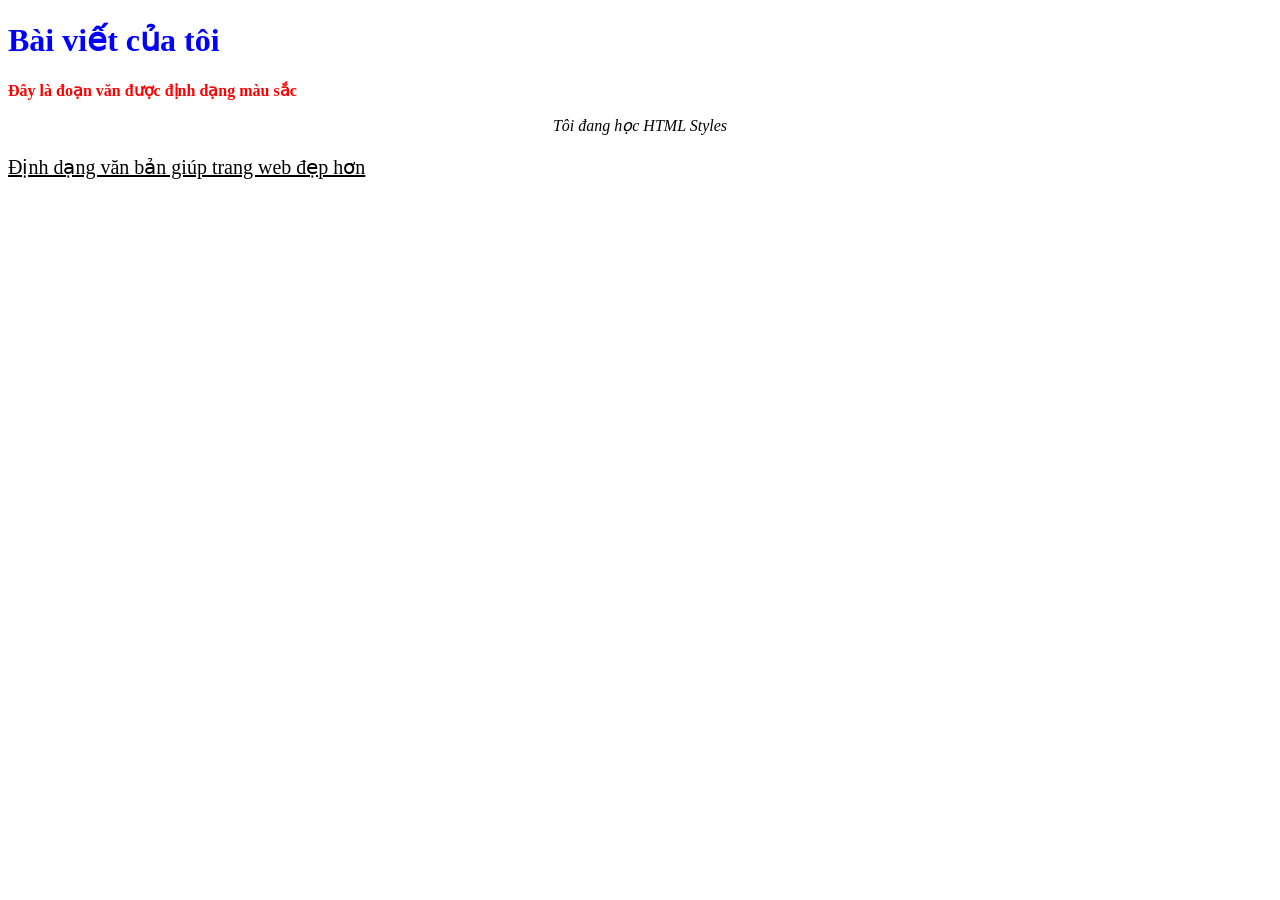
<file: index.html>
<!DOCTYPE html>
<html lang="vi">
<head>
    <meta charset="UTF-8">
    <meta name="viewport" content="width=device-width, initial-scale=1.0">
    <title>Bài viết của tôi</title>
</head>
<body>
    <h1 style="color: blue;">Bài viết của tôi</h1>

    <p style="color: red; font-weight: bold;">Đây là đoạn văn được định dạng màu sắc</p>

    <p style="font-style: italic; text-align: center;">Tôi đang học HTML Styles</p>

    <p style="font-size: 20px; text-decoration: underline;">Định dạng văn bản giúp trang web đẹp hơn</p>
</body>
</html>
</file>
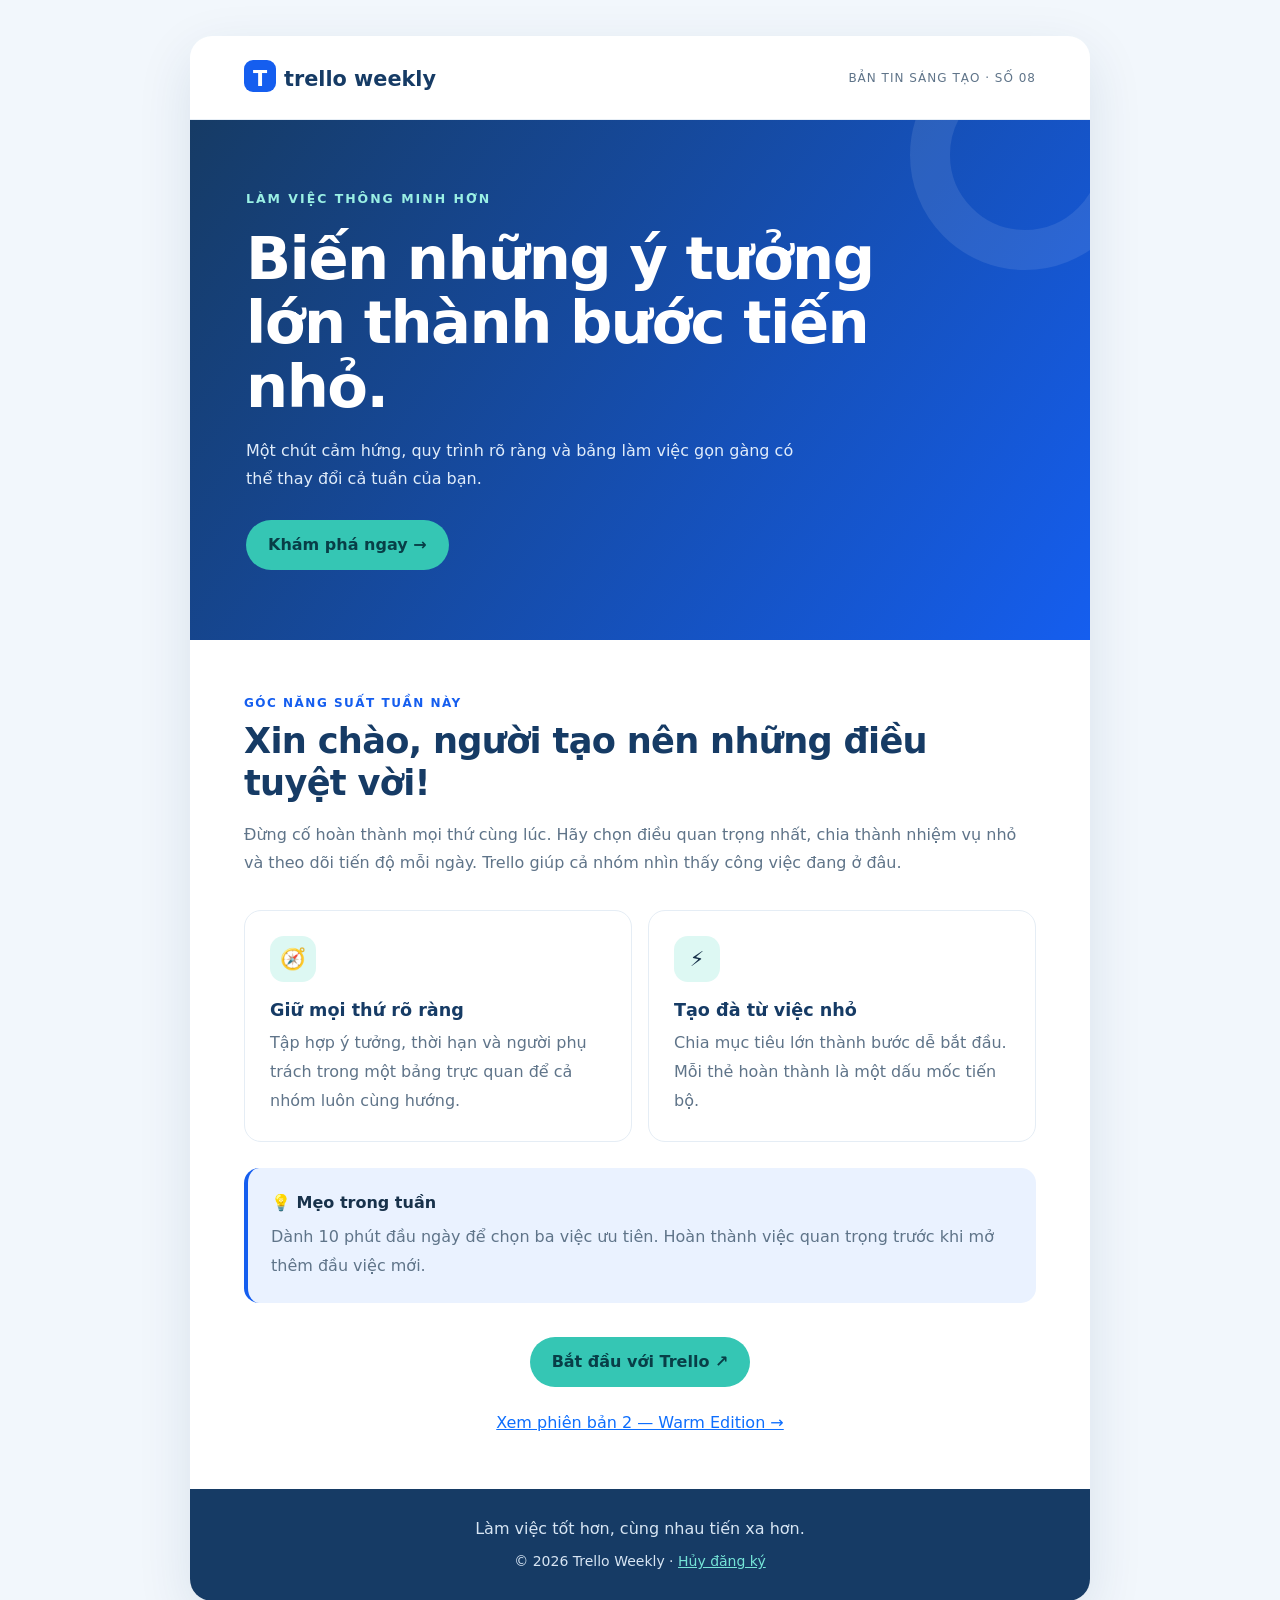
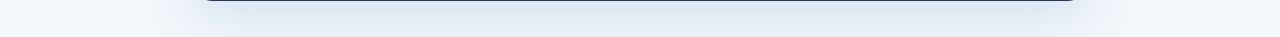
<file: newsletter-color-palette/index.html>
<!doctype html>
<html lang="vi">
<head>
<meta charset="utf-8">
<meta name="viewport" content="width=device-width, initial-scale=1">
<meta name="description" content="Newsletter Trello mẫu với bảng màu xanh đại dương.">
<title>Trello Weekly — Ocean Edition</title>
<link href="https://cdn.jsdelivr.net/npm/bootstrap@5.3.3/dist/css/bootstrap.min.css" rel="stylesheet">
<style>
:root{--primary:#155eef;--secondary:#163b65;--accent:#35c6b4;--bg:#f2f7fc;--text:#18324b;--muted:#5f7489}
*{box-sizing:border-box}body{margin:0;background:var(--bg);color:var(--text);font-family:system-ui,-apple-system,"Segoe UI",sans-serif}
.newsletter{max-width:900px;margin:36px auto;background:#fff;border-radius:22px;overflow:hidden;box-shadow:0 18px 55px #163b651c}
header{padding:24px clamp(20px,5vw,54px);display:flex;justify-content:space-between;align-items:center;border-bottom:1px solid #e6eef6}
.brand{font-size:1.3rem;font-weight:800;color:var(--secondary)}.mark{display:inline-grid;place-items:center;background:var(--primary);color:white;border-radius:9px;width:32px;height:32px;margin-right:8px}
.issue{font-size:.75rem;color:var(--muted);letter-spacing:1px;text-transform:uppercase}
.hero{padding:clamp(36px,7vw,70px) clamp(22px,5vw,56px);color:white;background:linear-gradient(125deg,var(--secondary),var(--primary));position:relative;overflow:hidden}
.hero:after{content:"";position:absolute;width:230px;height:230px;border:40px solid #ffffff18;border-radius:50%;right:-50px;top:-80px}
.eyebrow{color:#9af0e4;font-weight:800;text-transform:uppercase;letter-spacing:2px;font-size:.78rem}
h1{font-size:clamp(2.2rem,5vw,3.7rem);font-weight:850;line-height:1.08;letter-spacing:-1.5px;max-width:650px;margin:18px 0}
.hero p{max-width:570px;color:#e0ecfa;line-height:1.8}.cta{display:inline-block;background:var(--accent);color:#083e47;border-radius:30px;padding:13px 22px;text-decoration:none;font-weight:800;margin-top:10px;transition:.2s}.cta:hover{background:#70e3d5;transform:translateY(-2px);color:#083e47}
.content{padding:clamp(26px,5vw,54px)}.label{color:var(--primary);font-weight:800;text-transform:uppercase;font-size:.75rem;letter-spacing:1.5px}
h2{color:var(--secondary);font-size:clamp(1.6rem,3vw,2.2rem);font-weight:800;letter-spacing:-.7px}.muted{color:var(--muted);line-height:1.8}
.feature{height:100%;padding:25px;border:1px solid #e5edf5;border-radius:17px;transition:.2s}.feature:hover{transform:translateY(-4px);box-shadow:0 12px 28px #163b6514}.emoji{width:46px;height:46px;display:grid;place-items:center;border-radius:14px;background:#ddf8f3;font-size:1.3rem;margin-bottom:18px}.feature h3{color:var(--secondary);font-size:1.1rem;font-weight:800}
.tip{margin-top:26px;padding:23px;border-radius:15px;background:#eaf2ff;border-left:4px solid var(--primary)}footer{background:var(--secondary);color:#d7e5f3;text-align:center;padding:28px}footer a{color:#75e4d7}
@media(max-width:575px){.newsletter{margin:10px;border-radius:15px}.issue{display:none}}
</style>
</head>
<body>
<main class="newsletter">
<header><div class="brand"><span class="mark">T</span>trello weekly</div><span class="issue">Bản tin sáng tạo · Số 08</span></header>
<section class="hero"><div class="eyebrow">Làm việc thông minh hơn</div><h1>Biến những ý tưởng lớn thành bước tiến nhỏ.</h1><p>Một chút cảm hứng, quy trình rõ ràng và bảng làm việc gọn gàng có thể thay đổi cả tuần của bạn.</p><a class="cta" href="#features">Khám phá ngay →</a></section>
<section class="content">
<div class="label mb-2">Góc năng suất tuần này</div><h2 class="mb-3">Xin chào, người tạo nên những điều tuyệt vời!</h2><p class="muted">Đừng cố hoàn thành mọi thứ cùng lúc. Hãy chọn điều quan trọng nhất, chia thành nhiệm vụ nhỏ và theo dõi tiến độ mỗi ngày. Trello giúp cả nhóm nhìn thấy công việc đang ở đâu.</p>
<div id="features" class="row g-3 mt-3">
<div class="col-md-6"><article class="feature"><div class="emoji">🧭</div><h3>Giữ mọi thứ rõ ràng</h3><p class="muted mb-0">Tập hợp ý tưởng, thời hạn và người phụ trách trong một bảng trực quan để cả nhóm luôn cùng hướng.</p></article></div>
<div class="col-md-6"><article class="feature"><div class="emoji">⚡</div><h3>Tạo đà từ việc nhỏ</h3><p class="muted mb-0">Chia mục tiêu lớn thành bước dễ bắt đầu. Mỗi thẻ hoàn thành là một dấu mốc tiến bộ.</p></article></div>
</div>
<aside class="tip"><strong>💡 Mẹo trong tuần</strong><p class="muted mt-2 mb-0">Dành 10 phút đầu ngày để chọn ba việc ưu tiên. Hoàn thành việc quan trọng trước khi mở thêm đầu việc mới.</p></aside>
<div class="text-center mt-4"><a class="cta" href="https://trello.com/" target="_blank" rel="noopener noreferrer">Bắt đầu với Trello ↗</a></div>
<p class="text-center mt-4 mb-0"><a href="newsletter-version2.html">Xem phiên bản 2 — Warm Edition →</a></p>
</section>
<footer><p class="mb-2">Làm việc tốt hơn, cùng nhau tiến xa hơn.</p><small>© 2026 Trello Weekly · <a href="#">Hủy đăng ký</a></small></footer>
</main>
</body>
</html>
</file>
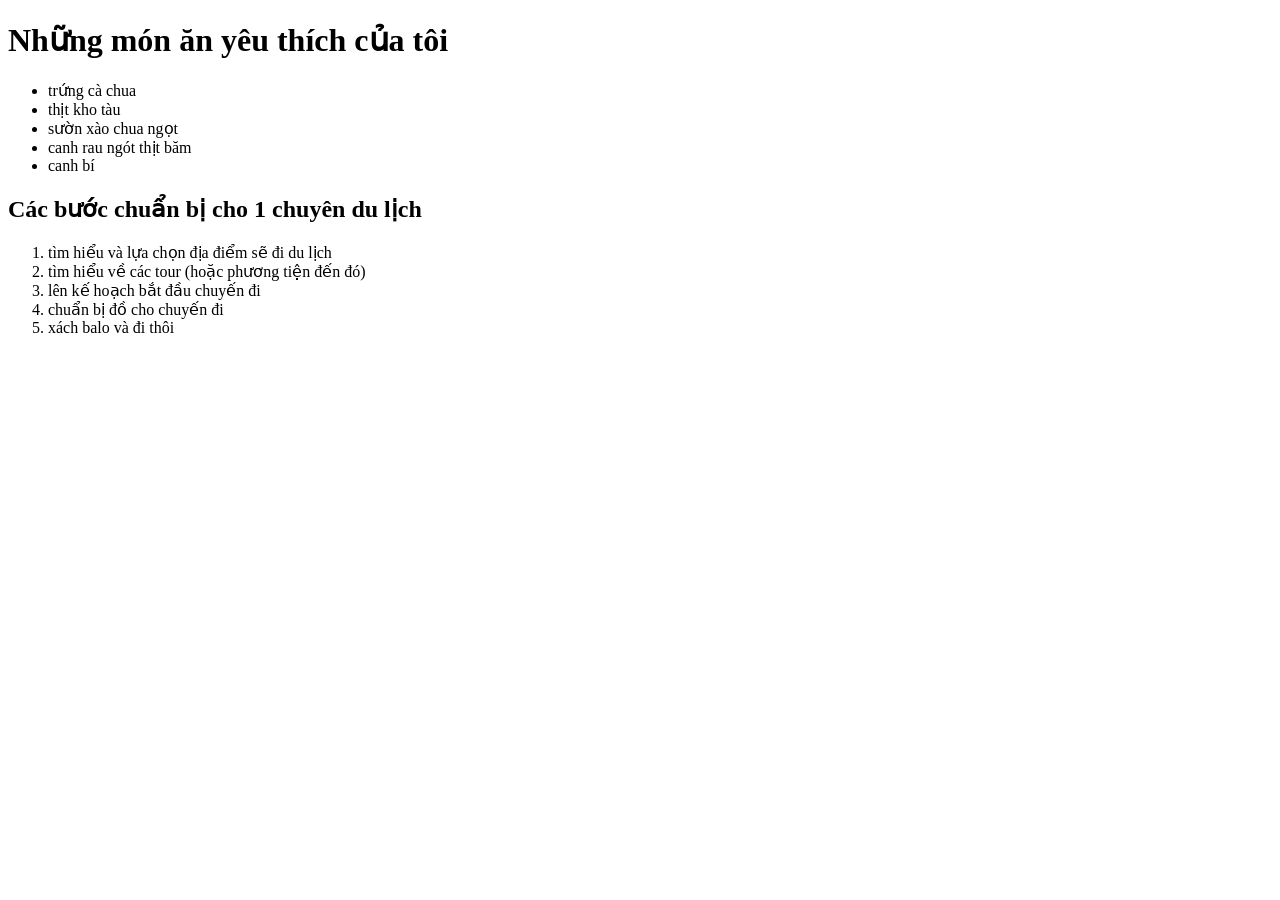
<file: su-dung-danh-sach-trong-html/index.html>
<!DOCTYPE html>
<html lang="en">
<head>
    <meta charset="UTF-8">
    <meta name="viewport" content="width=device-width, initial-scale=1.0">
    <title>Document</title>
</head>
<body>
    <h1>Những món ăn yêu thích của tôi</h1>
    <ul>
        <li>trứng cà chua</li>
        <li>thịt kho tàu</li>
        <li>sườn xào chua ngọt</li>
        <li>canh rau ngót thịt băm</li>
        <li>canh bí</li>
    </ul>

    <h2>Các bước chuẩn bị cho 1 chuyên du lịch</h2>
    <ol>
        <li>tìm hiểu và lựa chọn địa điểm sẽ đi du lịch</li>
        <li>tìm hiểu về các tour (hoặc phương tiện đến đó)</li>
        <li>lên kế hoạch bắt đầu chuyến đi</li>
        <li>chuẩn bị đồ cho chuyến đi</li>
        <li>xách balo và đi thôi</li>
    </ol>
</body>
</html>
</file>
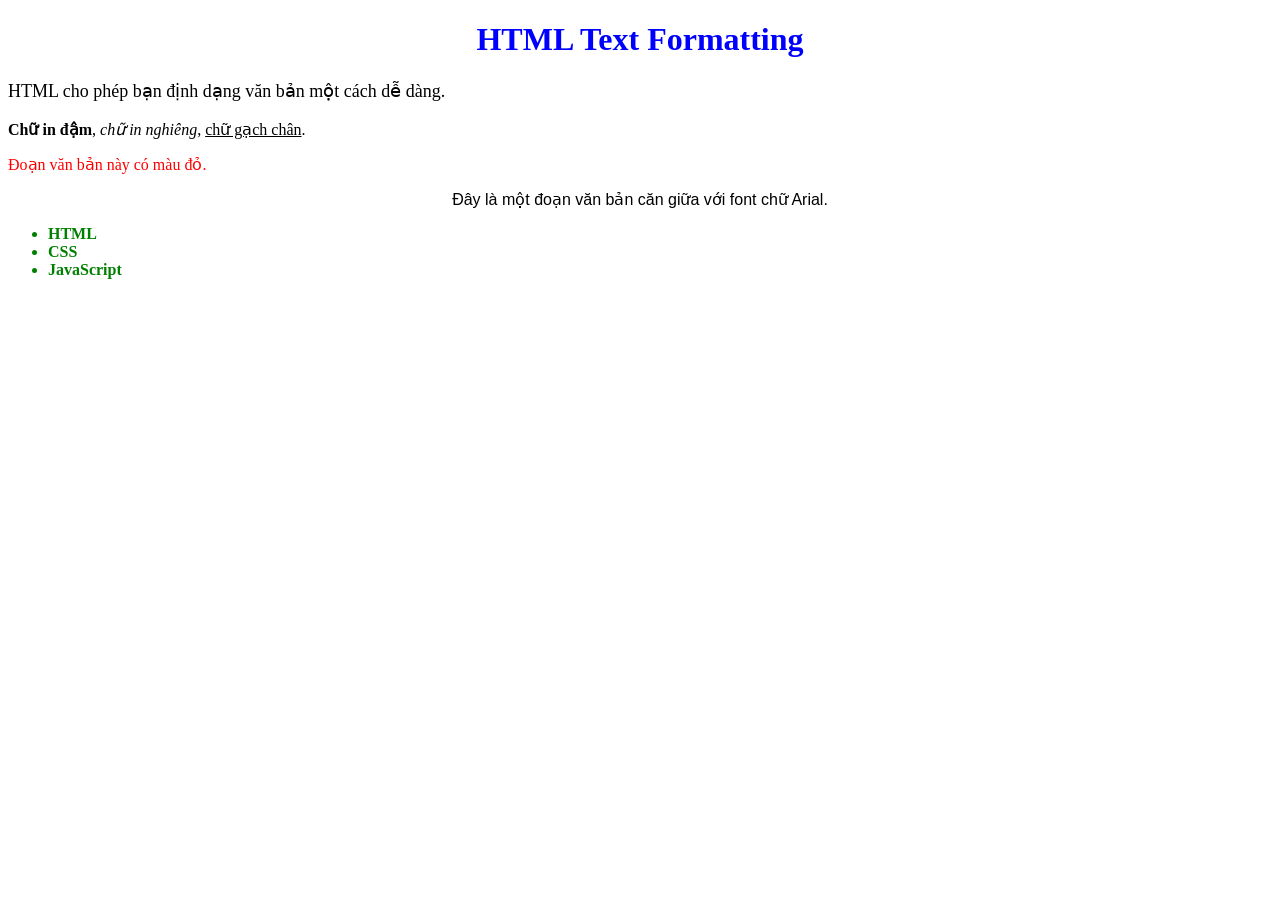
<file: dinh-dang-van-ban.html>
<!DOCTYPE html>
<html>
    <head>
        <meta charset="utf-8">
        <title>Định dạng văn bản</title>
    </head>
    <body>

    <h1 style="color: blue; text-align: center;">HTML Text Formatting</h1>
    <p style="font-size: 18px;">HTML cho phép bạn định dạng văn bản một cách dễ dàng.</p>

    <p><b>Chữ in đậm</b>, <i>chữ in nghiêng</i>, <u>chữ gạch chân</u>.</p>
    <p style="color: red;">Đoạn văn bản này có màu đỏ.</p>

    <p style="text-align: center; font-family: Arial, sans-serif;">
    Đây là một đoạn văn bản căn giữa với font chữ Arial.</p>

    <ul style="color: green; font-weight: bold;">
    <li>HTML</li>
    <li>CSS</li>
    <li>JavaScript</li>
    </ul>
    
    </body>
</html>
</file>
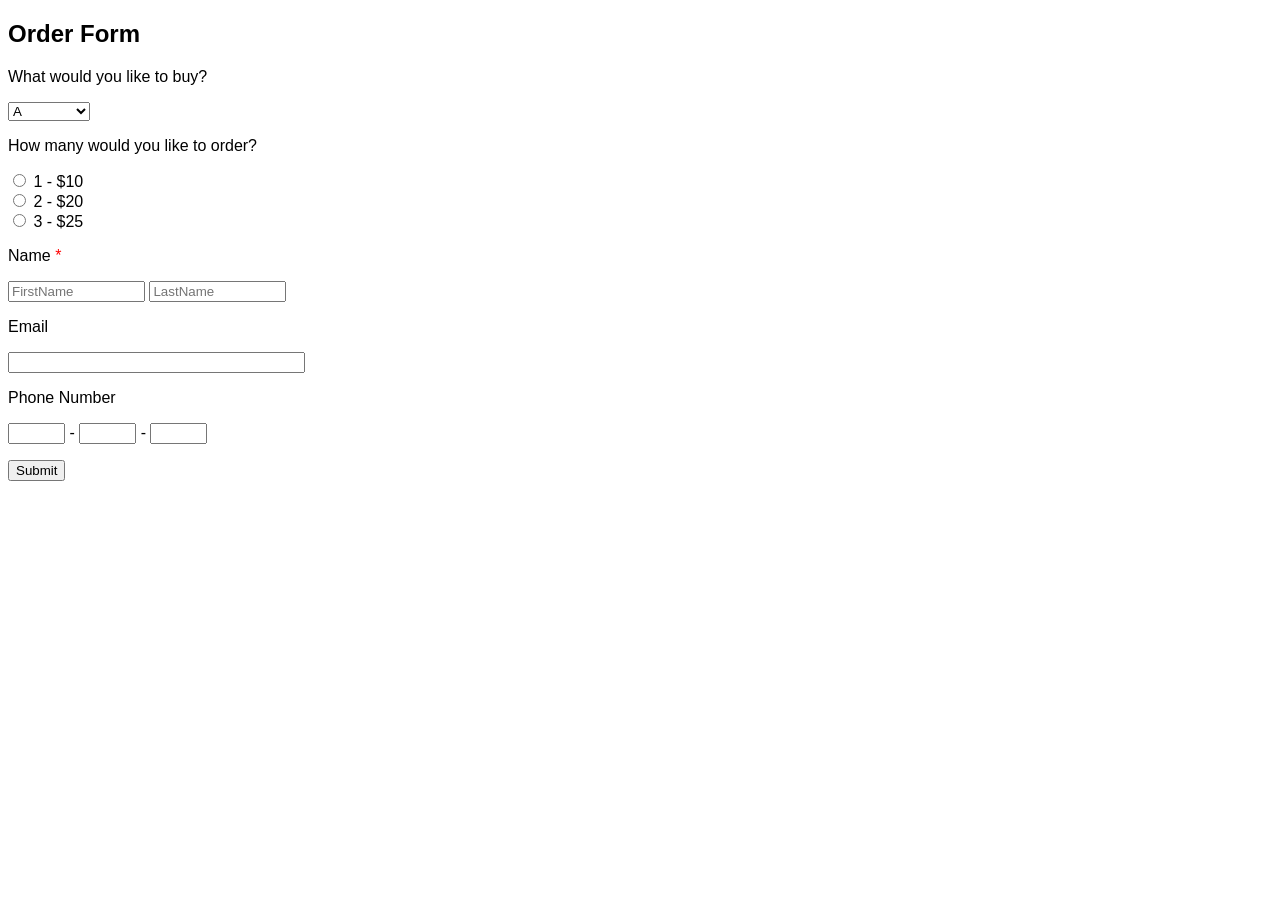
<file: simpleform.html>
<!DOCTYPE html>
<html lang="vi">
<head>
    <meta charset="UTF-8">
    <meta name="viewport" content="width=device-width, initial-scale=1.0">
    <title>Order Form</title>
    <style>
        .wufoo {
            font-family: "Lucida Grande", "Lucida Sans Unicode", Tahoma, sans-serif;
        }
    </style>
</head>
<body>
    <form method="get" action="simpleform.html" class="wufoo">
        <h2>Order Form</h2>

        <p>What would you like to buy?</p>
        <select name="product">
            <option value="A">A</option>
            <option value="B">B (+ 0.5$)</option>
            <option value="C">C (+ 0.5$)</option>
        </select>

        <p>How many would you like to order?</p>
        <label><input type="radio" name="quantity" value="1" required> 1 - $10</label><br>
        <label><input type="radio" name="quantity" value="2"> 2 - $20</label><br>
        <label><input type="radio" name="quantity" value="3"> 3 - $25</label><br>

        <p>Name <span style="color: red">*</span></p>
        <input type="text" name="firstname" placeholder="FirstName" size="15" required>
        <input type="text" name="lastname" placeholder="LastName" size="15">

        <p>Email</p>
        <input type="email" name="email" size="35">

        <p>Phone Number</p>
        <input type="text" name="phone1" size="5" maxlength="5" aria-label="Phone number part 1"> -
        <input type="text" name="phone2" size="5" maxlength="5" aria-label="Phone number part 2"> -
        <input type="text" name="phone3" size="5" maxlength="5" aria-label="Phone number part 3">

        <p><input type="submit" name="btSubmit" value="Submit"></p>
    </form>
</body>
</html>
</file>
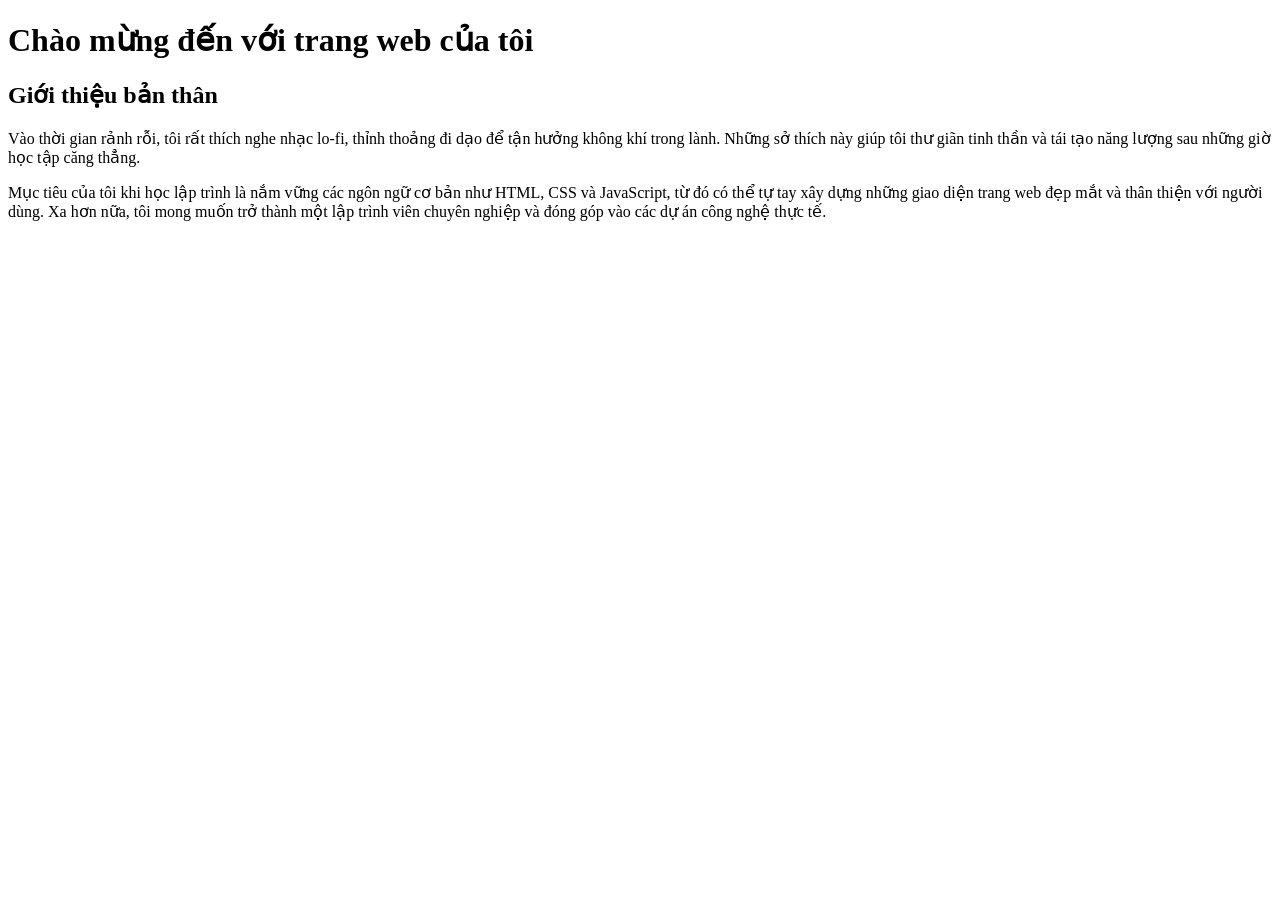
<file: su-dung-the-tieu-de-doan-van.html>
<!DOCTYPE html>
<html lang="vi">
<head>
    <meta charset="UTF-8">
        <title>Document</title>
</head>
<body>
    <h1>Chào mừng đến với trang web của tôi</h1>
    <h2>Giới thiệu bản thân</h2>
    <p>Vào thời gian rảnh rỗi, tôi rất thích nghe nhạc lo-fi, thỉnh thoảng đi dạo để tận hưởng không khí trong lành. Những sở thích này giúp tôi thư giãn tinh thần và tái tạo năng lượng sau những giờ học tập căng thẳng.</p>
    <p>Mục tiêu của tôi khi học lập trình là nắm vững các ngôn ngữ cơ bản như HTML, CSS và JavaScript, từ đó có thể tự tay xây dựng những giao diện trang web đẹp mắt và thân thiện với người dùng. Xa hơn nữa, tôi mong muốn trở thành một lập trình viên chuyên nghiệp và đóng góp vào các dự án công nghệ thực tế.</p>
</body>
</html>
</file>
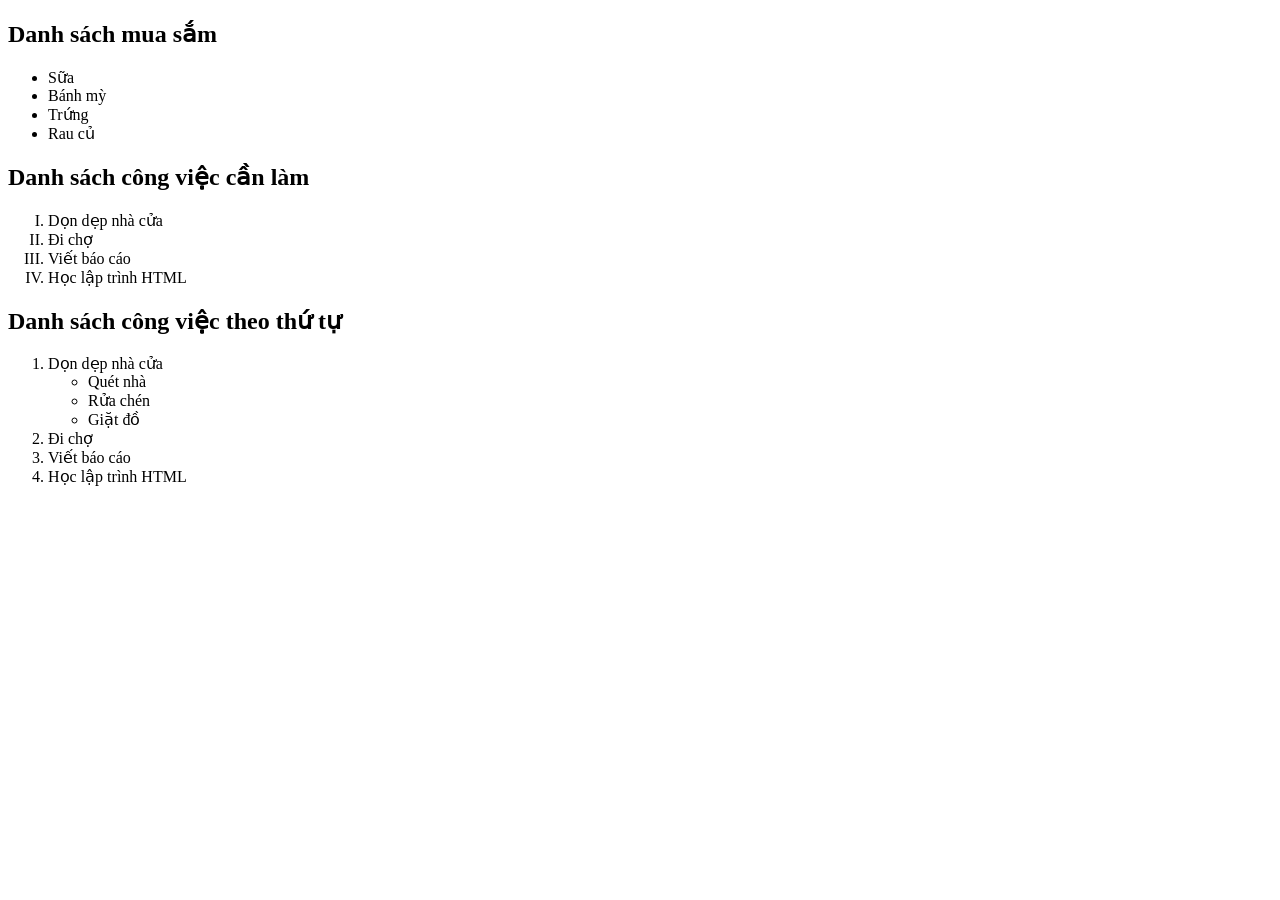
<file: tao-danh-sach.html>
<!DOCTYPE html>
<html>
    <head>
        <meta charset="utf-8">
        <title>Danh sách trong HTML</title>

        <h2>Danh sách mua sắm</h2>
        <ul>
            <li>Sữa</li>
            <li>Bánh mỳ</li>
            <li>Trứng</li>
            <li>Rau củ</li>
            
        </ul>



        <h2>Danh sách công việc cần làm</h2>
        <ol type="I">
            <li>Dọn dẹp nhà cửa</li>
            <li>Đi chợ</li>
            <li>Viết báo cáo</li>
            <li>Học lập trình HTML</li>
        </ol>

        <h2>Danh sách công việc theo thứ tự</h2>
        <ol>
            <li>Dọn dẹp nhà cửa
                <ul>
                    <li>Quét nhà</li>
                    <li>Rửa chén</li>
                    <li>Giặt đồ</li>
                </ul>
            </li>
            <li>Đi chợ</li>
            <li>Viết báo cáo</li>
            <li>Học lập trình HTML</li>
        </ol>


    </head>
    <body>
    </body>
</html>
</file>
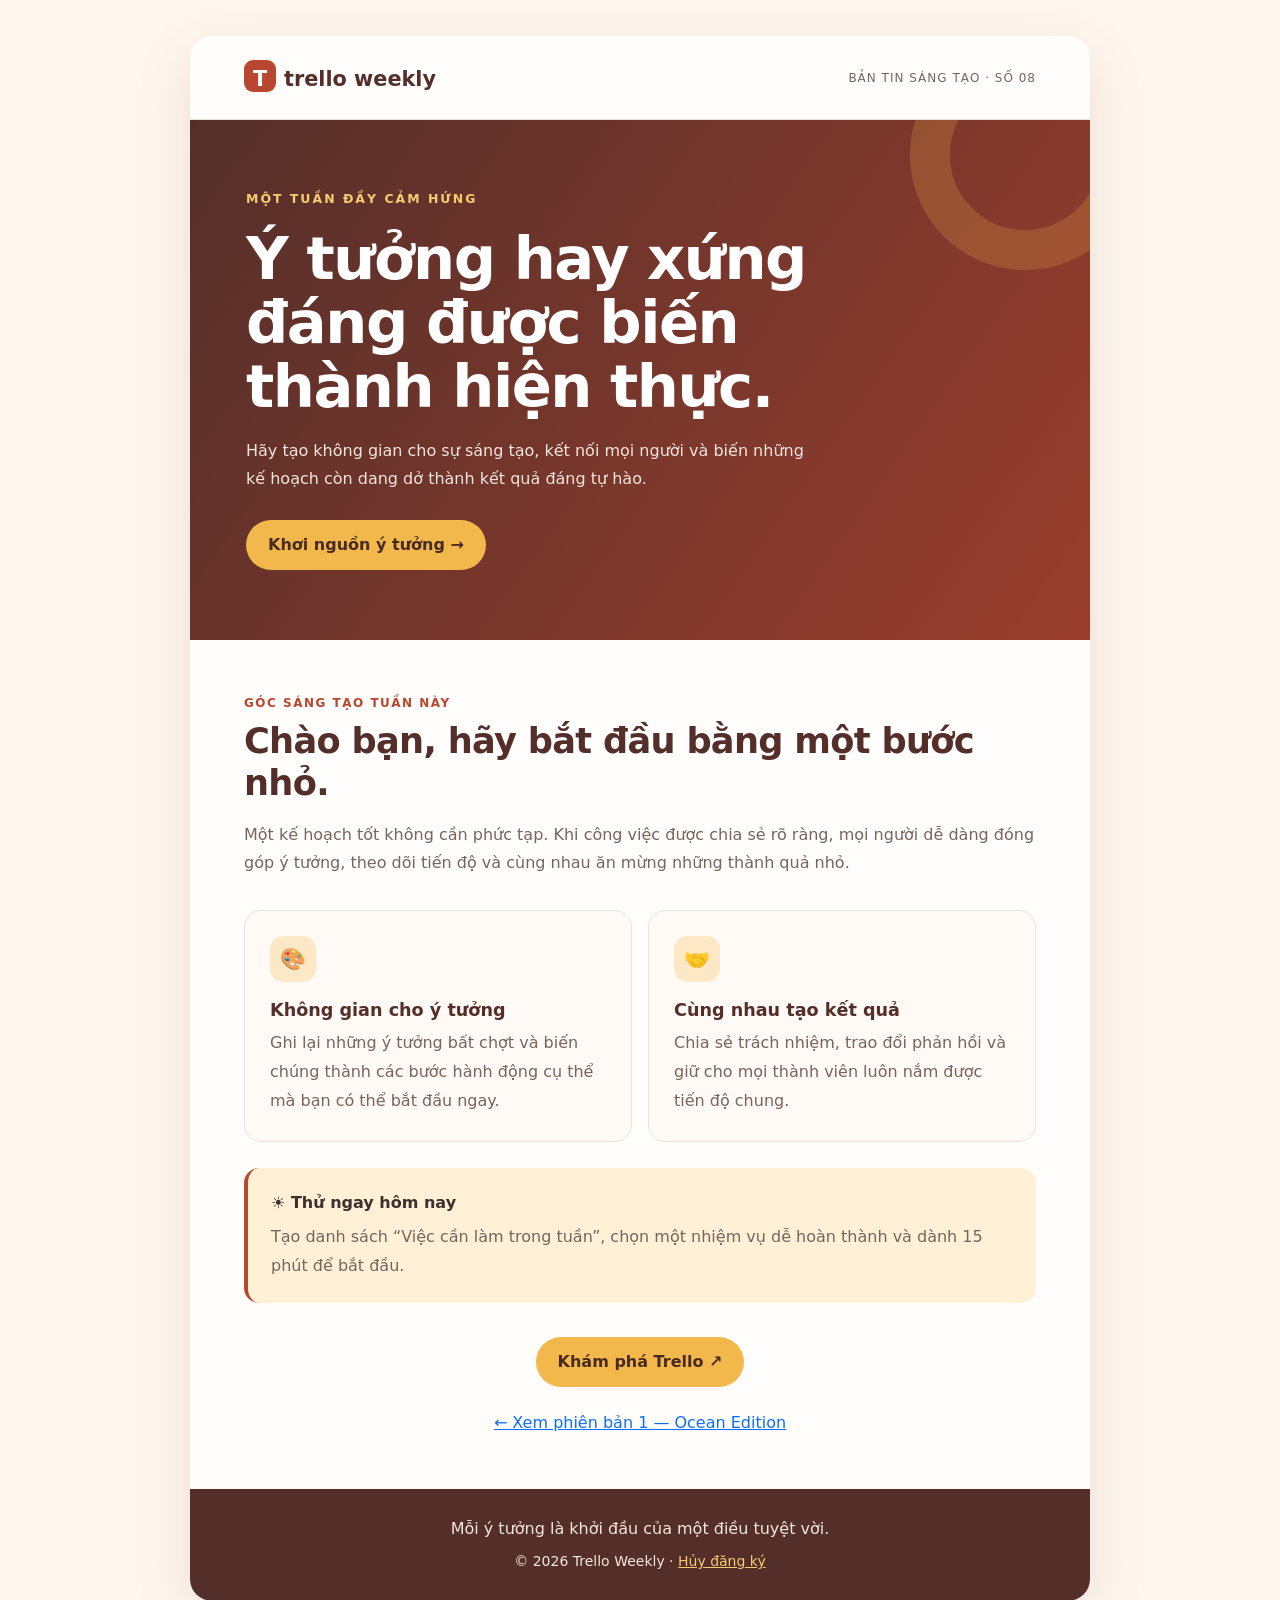
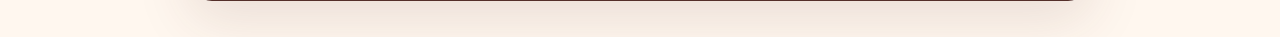
<file: newsletter-color-palette/newsletter-version2.html>
<!doctype html>
<html lang="vi">
<head>
<meta charset="utf-8">
<meta name="viewport" content="width=device-width, initial-scale=1">
<meta name="description" content="Newsletter Trello mẫu với bảng màu ấm áp.">
<title>Trello Weekly — Warm Edition</title>
<link href="https://cdn.jsdelivr.net/npm/bootstrap@5.3.3/dist/css/bootstrap.min.css" rel="stylesheet">
<style>
:root{--primary:#b9472f;--secondary:#542f2a;--accent:#f2b84b;--bg:#fff7ef;--text:#3d302d;--muted:#78645d}
*{box-sizing:border-box}body{margin:0;background:var(--bg);color:var(--text);font-family:system-ui,-apple-system,"Segoe UI",sans-serif}
.newsletter{max-width:900px;margin:36px auto;background:#fffefc;border-radius:22px;overflow:hidden;box-shadow:0 18px 55px #542f2a20}
header{padding:24px clamp(20px,5vw,54px);display:flex;justify-content:space-between;align-items:center;border-bottom:1px solid #f0e1d7}
.brand{font-size:1.3rem;font-weight:800;color:var(--secondary)}.mark{display:inline-grid;place-items:center;background:var(--primary);color:white;border-radius:9px;width:32px;height:32px;margin-right:8px}
.issue{font-size:.75rem;color:var(--muted);letter-spacing:1px;text-transform:uppercase}
.hero{padding:clamp(36px,7vw,70px) clamp(22px,5vw,56px);color:white;background:linear-gradient(125deg,#542f2a,#9a3e2d);position:relative;overflow:hidden}
.hero:after{content:"";position:absolute;width:230px;height:230px;border:40px solid #f2b84b33;border-radius:50%;right:-50px;top:-80px}
.eyebrow{color:#f7cb72;font-weight:800;text-transform:uppercase;letter-spacing:2px;font-size:.78rem}
h1{font-size:clamp(2.2rem,5vw,3.7rem);font-weight:850;line-height:1.08;letter-spacing:-1.5px;max-width:650px;margin:18px 0}
.hero p{max-width:570px;color:#f7e5db;line-height:1.8}.cta{display:inline-block;background:var(--accent);color:#492a21;border-radius:30px;padding:13px 22px;text-decoration:none;font-weight:800;margin-top:10px;transition:.2s}.cta:hover{background:#ffd783;transform:translateY(-2px);color:#492a21}
.content{padding:clamp(26px,5vw,54px)}.label{color:var(--primary);font-weight:800;text-transform:uppercase;font-size:.75rem;letter-spacing:1.5px}
h2{color:var(--secondary);font-size:clamp(1.6rem,3vw,2.2rem);font-weight:800;letter-spacing:-.7px}.muted{color:var(--muted);line-height:1.8}
.feature{height:100%;padding:25px;border:1px solid #f0e1d7;border-radius:17px;background:#fffaf5;transition:.2s}.feature:hover{transform:translateY(-4px);box-shadow:0 12px 28px #542f2a17}.emoji{width:46px;height:46px;display:grid;place-items:center;border-radius:14px;background:#fce8c5;font-size:1.3rem;margin-bottom:18px}.feature h3{color:var(--secondary);font-size:1.1rem;font-weight:800}
.tip{margin-top:26px;padding:23px;border-radius:15px;background:#fff0d6;border-left:4px solid var(--primary)}footer{background:var(--secondary);color:#f7e5db;text-align:center;padding:28px}footer a{color:#f7cb72}
@media(max-width:575px){.newsletter{margin:10px;border-radius:15px}.issue{display:none}}
</style>
</head>
<body>
<main class="newsletter">
<header><div class="brand"><span class="mark">T</span>trello weekly</div><span class="issue">Bản tin sáng tạo · Số 08</span></header>
<section class="hero"><div class="eyebrow">Một tuần đầy cảm hứng</div><h1>Ý tưởng hay xứng đáng được biến thành hiện thực.</h1><p>Hãy tạo không gian cho sự sáng tạo, kết nối mọi người và biến những kế hoạch còn dang dở thành kết quả đáng tự hào.</p><a class="cta" href="#features">Khơi nguồn ý tưởng →</a></section>
<section class="content">
<div class="label mb-2">Góc sáng tạo tuần này</div><h2 class="mb-3">Chào bạn, hãy bắt đầu bằng một bước nhỏ.</h2><p class="muted">Một kế hoạch tốt không cần phức tạp. Khi công việc được chia sẻ rõ ràng, mọi người dễ dàng đóng góp ý tưởng, theo dõi tiến độ và cùng nhau ăn mừng những thành quả nhỏ.</p>
<div id="features" class="row g-3 mt-3">
<div class="col-md-6"><article class="feature"><div class="emoji">🎨</div><h3>Không gian cho ý tưởng</h3><p class="muted mb-0">Ghi lại những ý tưởng bất chợt và biến chúng thành các bước hành động cụ thể mà bạn có thể bắt đầu ngay.</p></article></div>
<div class="col-md-6"><article class="feature"><div class="emoji">🤝</div><h3>Cùng nhau tạo kết quả</h3><p class="muted mb-0">Chia sẻ trách nhiệm, trao đổi phản hồi và giữ cho mọi thành viên luôn nắm được tiến độ chung.</p></article></div>
</div>
<aside class="tip"><strong>☀️ Thử ngay hôm nay</strong><p class="muted mt-2 mb-0">Tạo danh sách “Việc cần làm trong tuần”, chọn một nhiệm vụ dễ hoàn thành và dành 15 phút để bắt đầu.</p></aside>
<div class="text-center mt-4"><a class="cta" href="https://trello.com/" target="_blank" rel="noopener noreferrer">Khám phá Trello ↗</a></div>
<p class="text-center mt-4 mb-0"><a href="index.html">← Xem phiên bản 1 — Ocean Edition</a></p>
</section>
<footer><p class="mb-2">Mỗi ý tưởng là khởi đầu của một điều tuyệt vời.</p><small>© 2026 Trello Weekly · <a href="#">Hủy đăng ký</a></small></footer>
</main>
</body>
</html>
</file>
